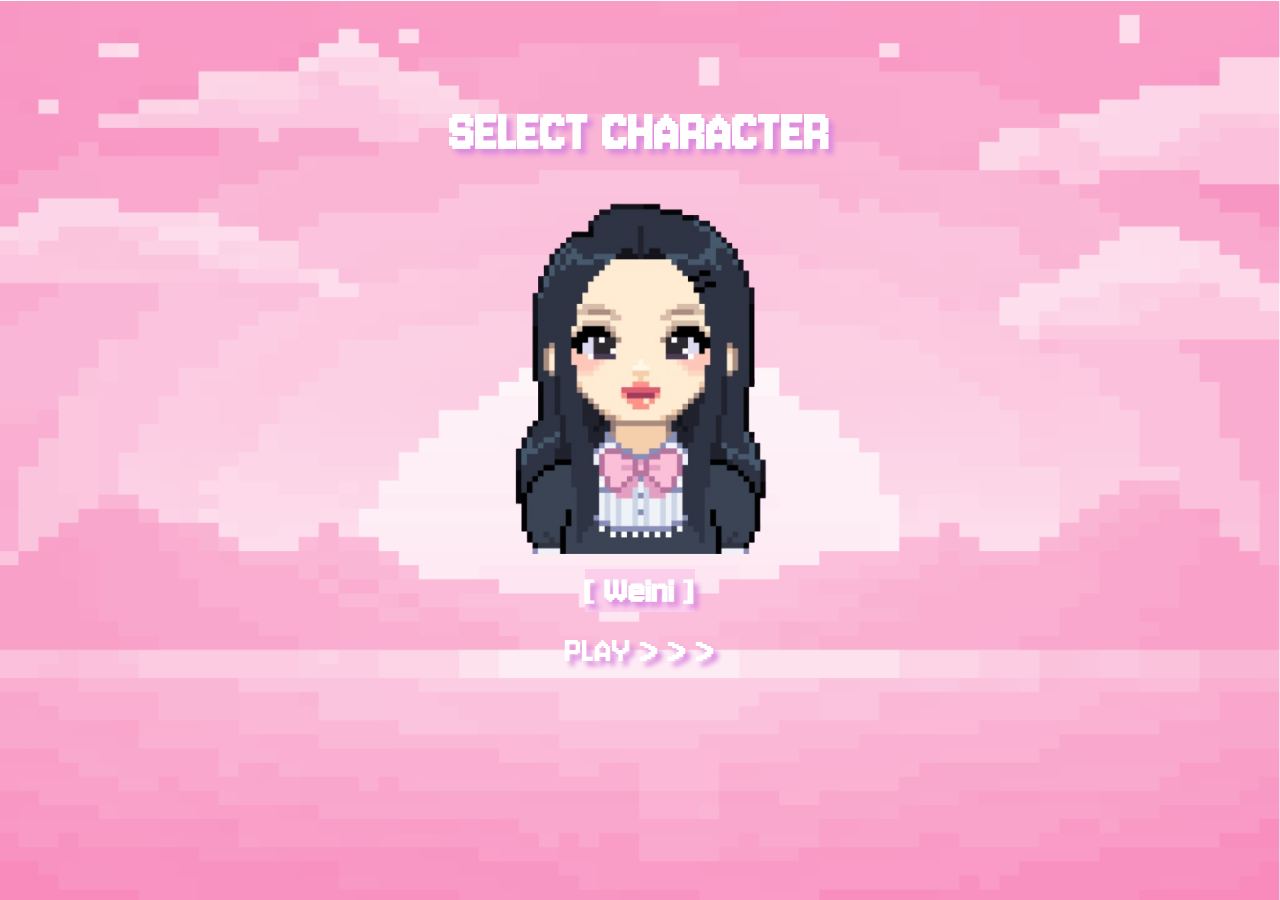
<file: docs/index.html>
<!DOCTYPE html>
<html lang="en">
<head>
    <meta charset="UTF-8">
    <meta name="viewport" content="width=device-width, initial-scale=1.0">
    <title>Choose your character</title>
    <style>
        @import url('https://fonts.googleapis.com/css2?family=Jersey+10&family=Rubik+Iso&family=Rubik+Puddles&display=swap');
        body{
            background-image: url(images/choose-bg.png);
            background-size: 100vw 100vh;
            background-repeat: no-repeat;
            
        }
        .choose{
            margin-top: 60px;
            text-align: center;
            align-items: center;
            display: flex;
            flex-direction: column;
            justify-content: center;
            font-family: "Jersey 10", sans-serif;
            font-size: 30px;
            color: #ffffff;
            text-shadow: 5px 5px 5px #DB8ADF;
        }

        .character{
            background-image: url(images/self-removebg.png);
            margin-top: -50px;
            background-repeat: no-repeat;
            background-size: contain;
            background-position: center;
            width: 100%;
            height: 400px;
            animation: 
                move-y 1s steps(2) infinite ;
        }

        @keyframes move-y {
            from { background-position-y: 0vh; }
            to { background-position-y: 1vh; }
        }

        #name{
            margin-top: 15px;
            background-color: #fbceeb;
            font-size: 40px;
        }
    
        .choose a{
            margin-top: -10px;
            font-size: 40px;
            text-decoration: none;
            color: #ffffff;
            text-shadow: 5px 5px 5px #DB8ADF;
        }
    </style>
</head>
<body>
    <section class="choose">
        <h1>SELECT CHARACTER</h1>
        <div class="character"></div>
        <h1 id="name">[ Weini ]</h1>
        <a href="character.html"> PLAY > > ></a>
    </section>
</body>
</html>
</file>
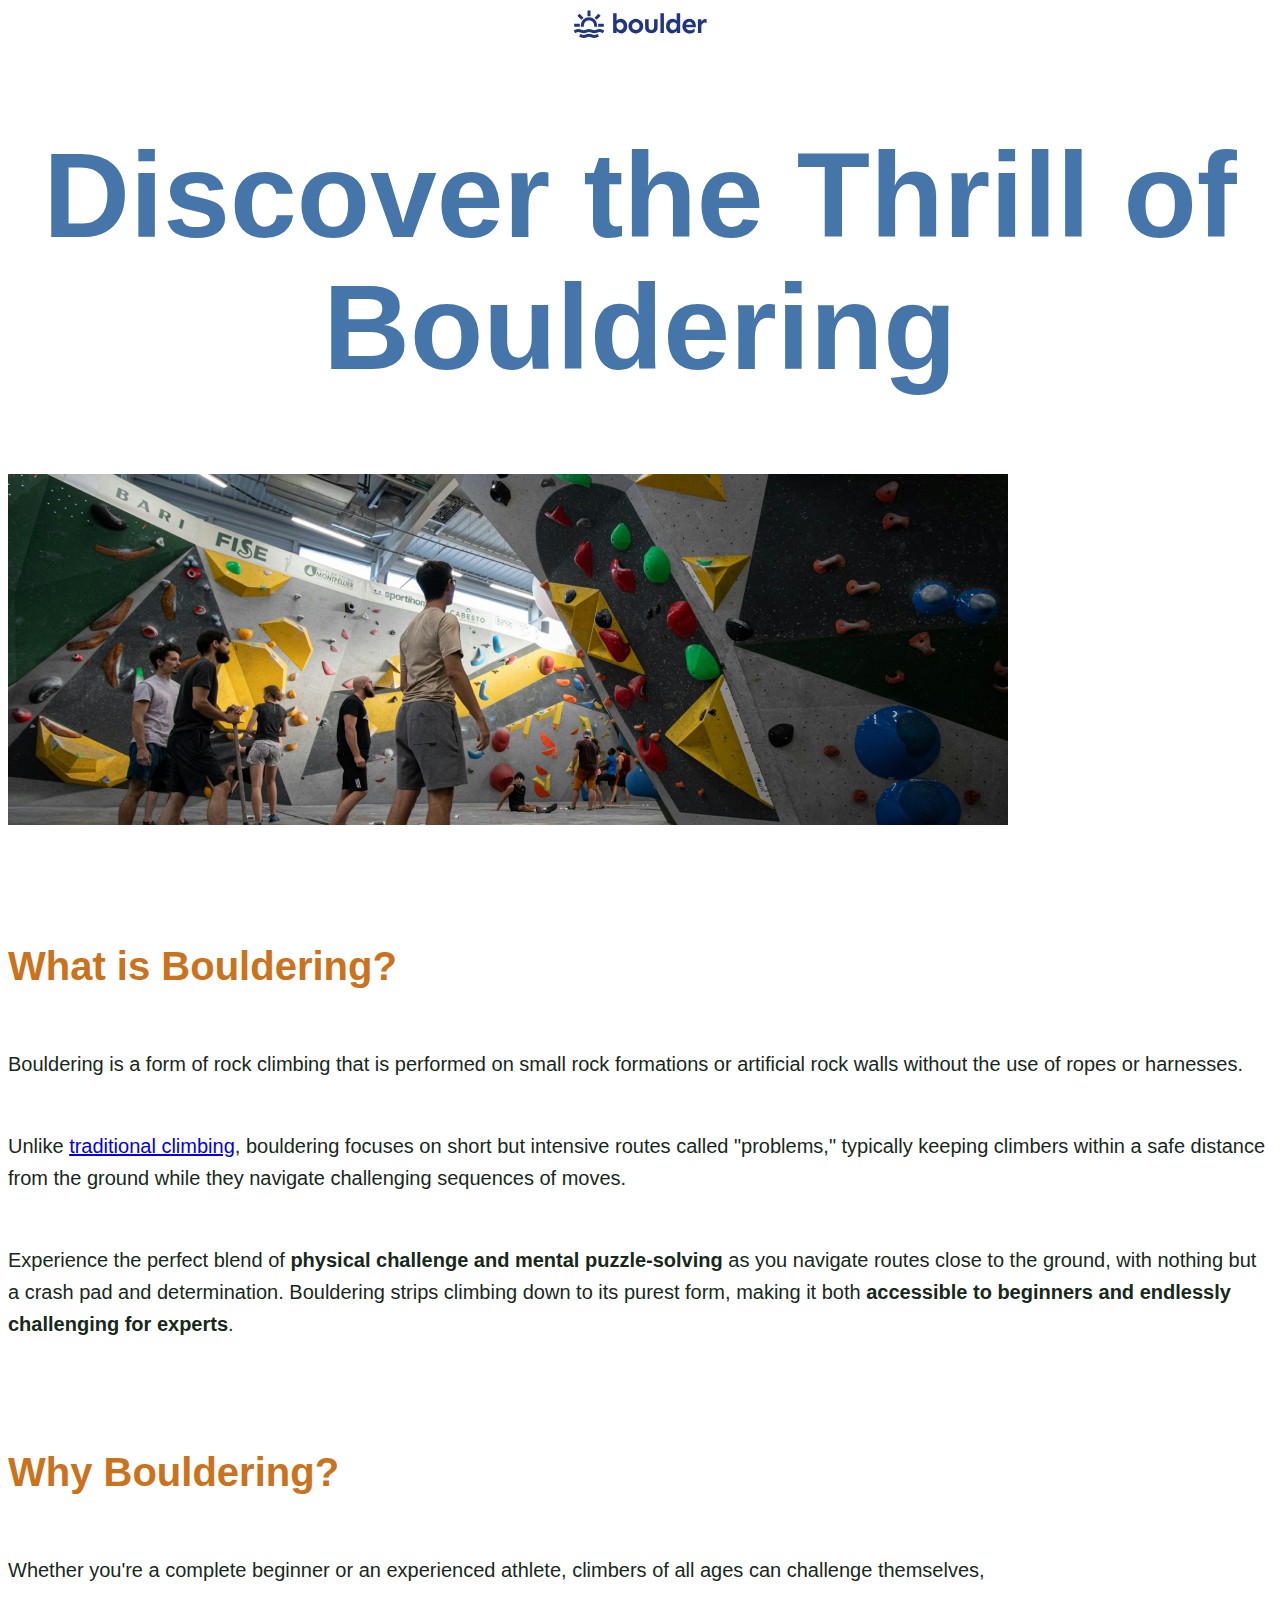
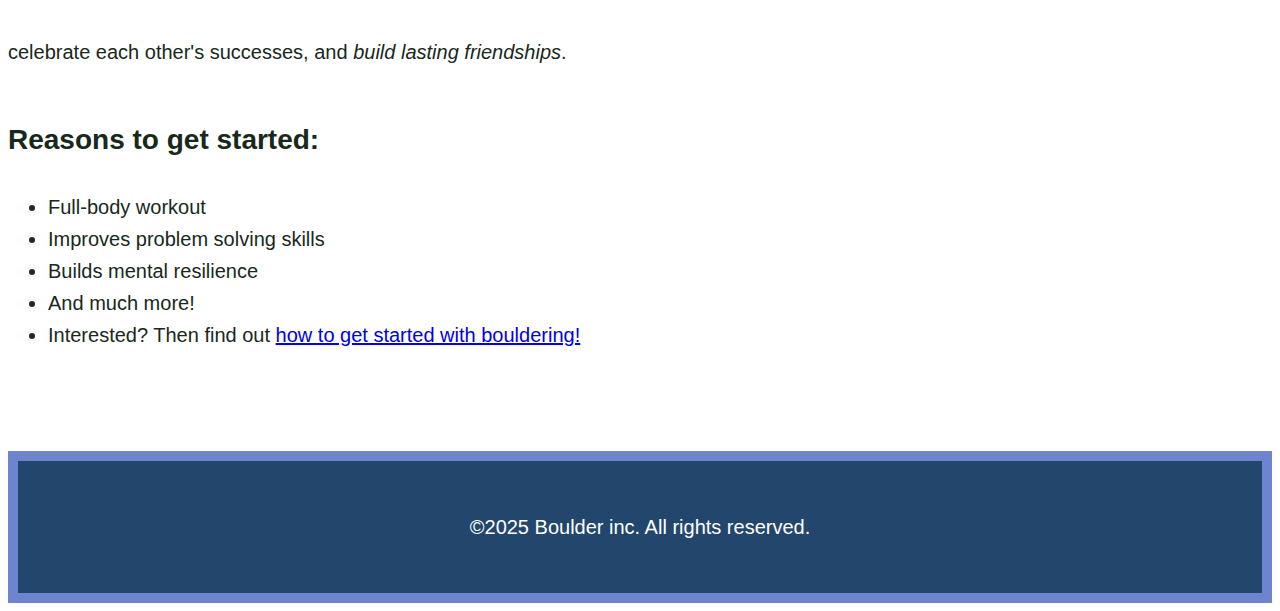
<file: tutorials/my-first-proj/index.html>
<!DOCTYPE html>
<html lang="en">
    <head>
        <meta charset="UTF-8">
        <meta name="viewport" content="width=device-width, initial-scale=1.0">
        <title>My first website!</title>
        <link rel="stylesheet" href="css/style.css">
    </head>
    <body>
        <header>
            <img src="images/logo.svg" alt="Boulder inc.">
        </header>

        <main>
            <h1>Discover the Thrill of Bouldering</h1>

            <img src="images/bouldering-gym.jpg" alt="An indoor bouldering gym, with a lot of people.">

            <section>
                <h2>What is Bouldering?</h2>
                <p>Bouldering is a form of rock climbing that is performed on small rock formations or artificial rock walls without the use of ropes or harnesses. </p>
                <p>Unlike <a href="https://en.wikipedia.org/wiki/Traditional_climbing"> traditional climbing</a>, bouldering focuses on short but intensive routes called "problems," typically keeping climbers within a safe distance from the ground while they navigate challenging sequences of moves.</p>
                <p>Experience the perfect blend of <strong>physical challenge and mental puzzle-solving</strong> as you navigate routes close to the ground, with nothing but a crash pad and determination. Bouldering strips climbing down to its purest form, making it both <strong> accessible to beginners and endlessly challenging for experts</strong>.</p>
            </section>

            <section>
                <h2>Why Bouldering?</h2>
                <p>Whether you're a complete beginner or an experienced athlete, climbers of all ages can challenge themselves, </p>
                <p>celebrate each other's successes, and <em>build lasting friendships</em>.</p>
                <h3>Reasons to get started:</h3>
                <ul>
                    <li>Full-body workout</li>
                    <li>Improves problem solving skills</li>
                    <li>Builds mental resilience</li>
                    <li>And much more!</li>
                    <li>Interested? Then find out <a href="getting-started.html">how  to get started with bouldering!</a> </li>
                </ul>
            </section>
        </main>

        <footer>
            <p>©2025 Boulder inc. All rights reserved.</p>
        </footer>

    </body>
</html>
</file>
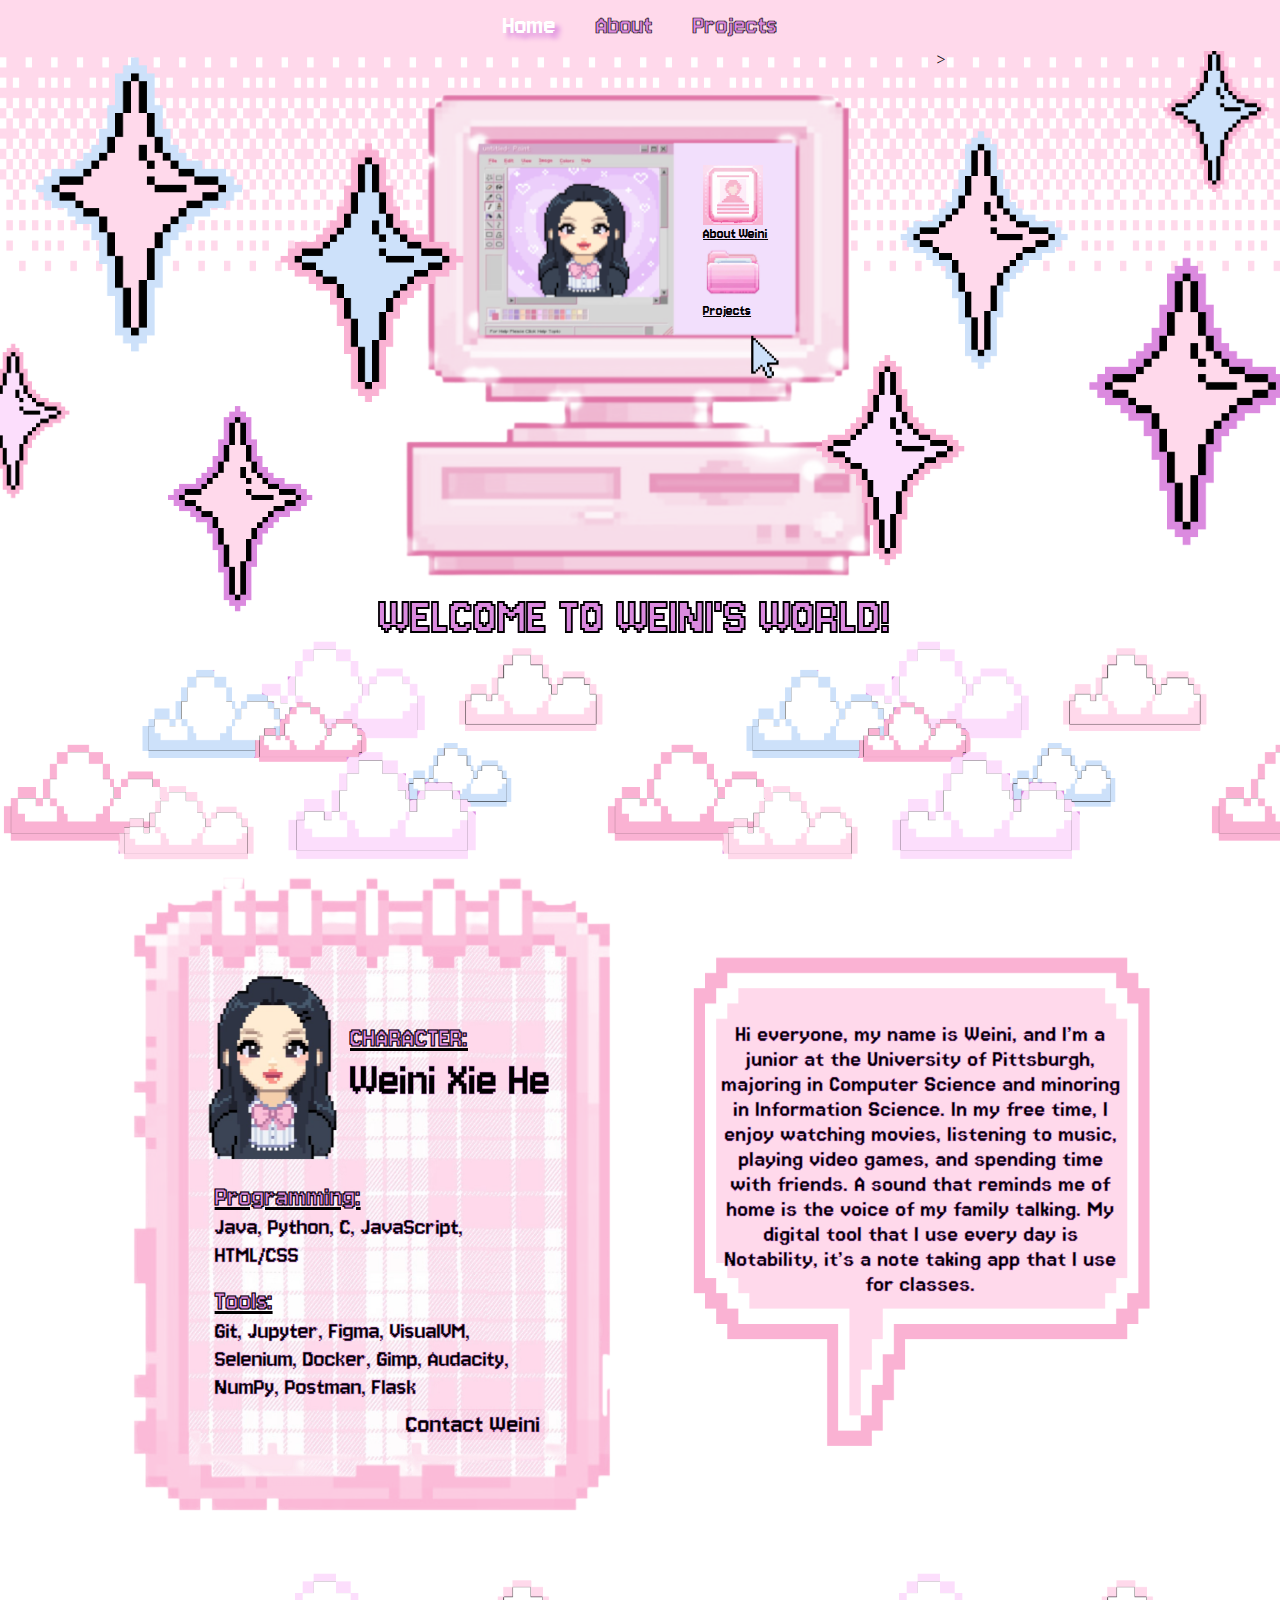
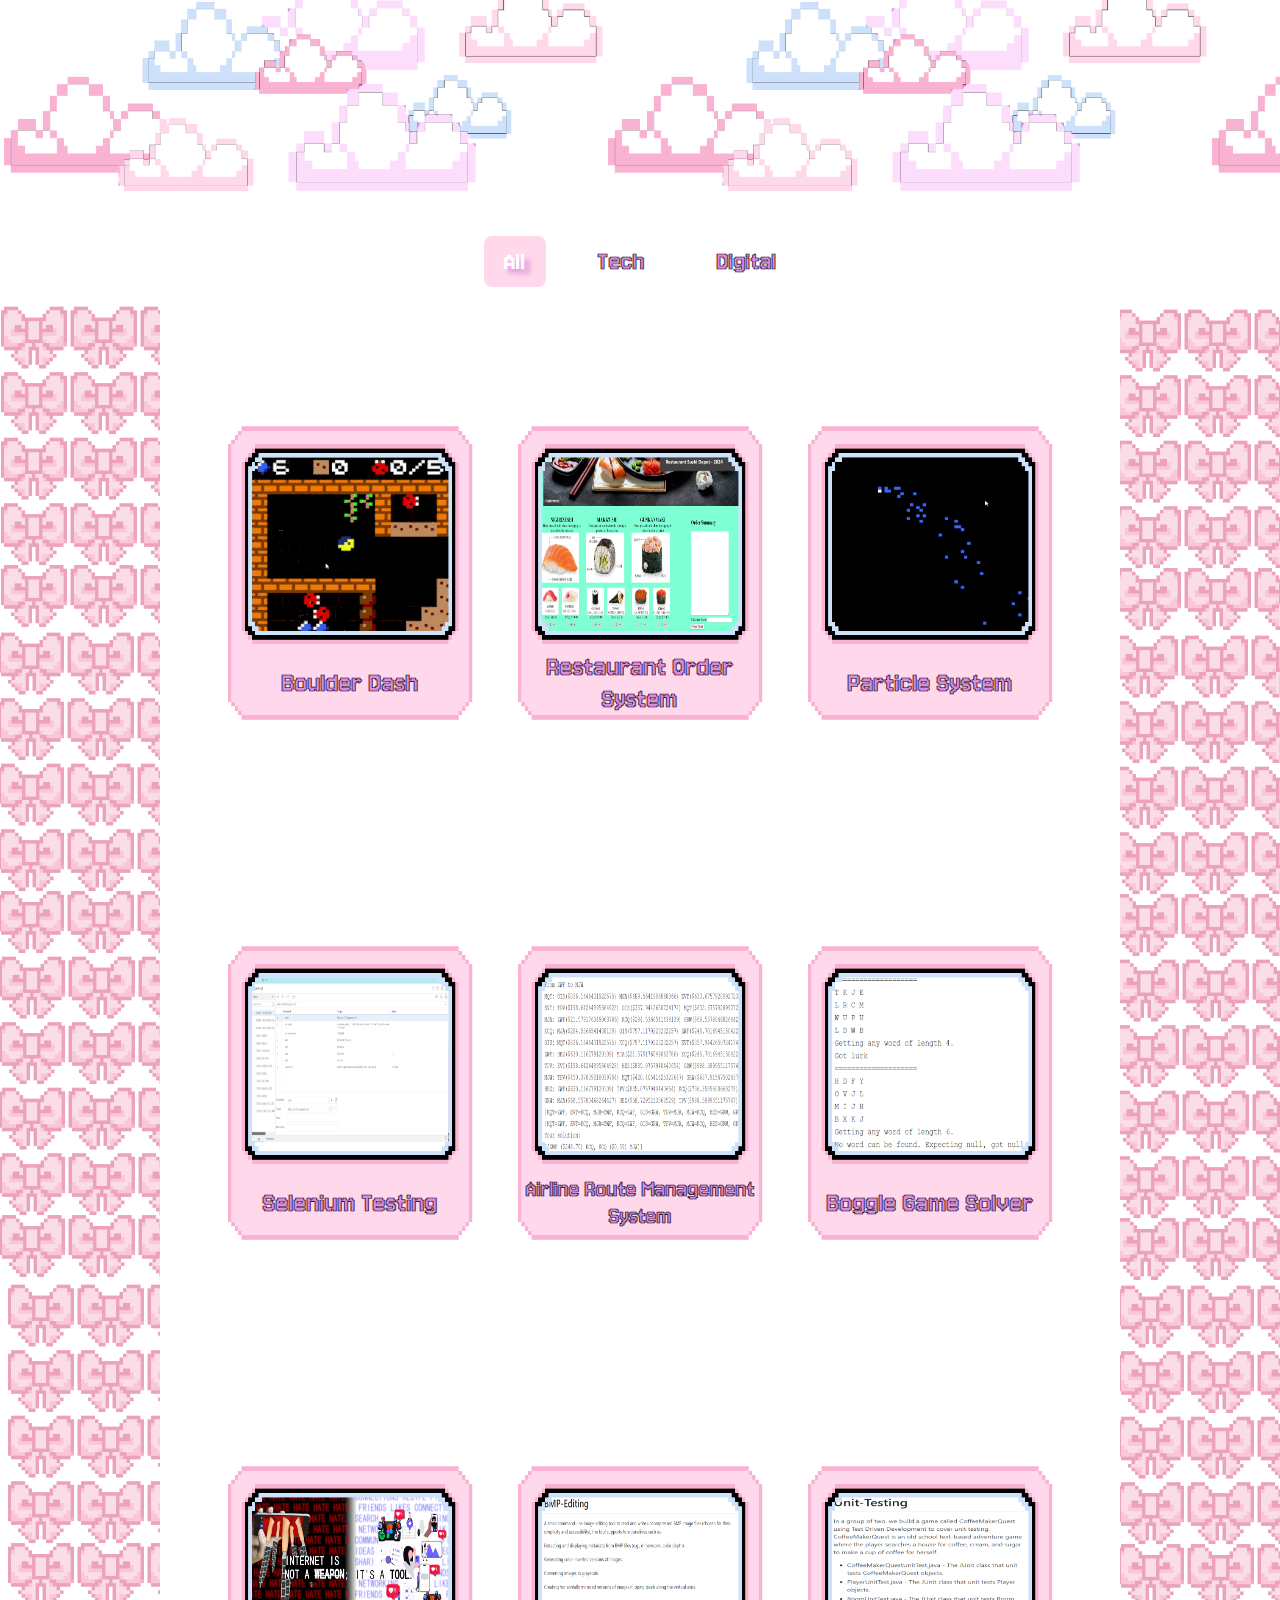
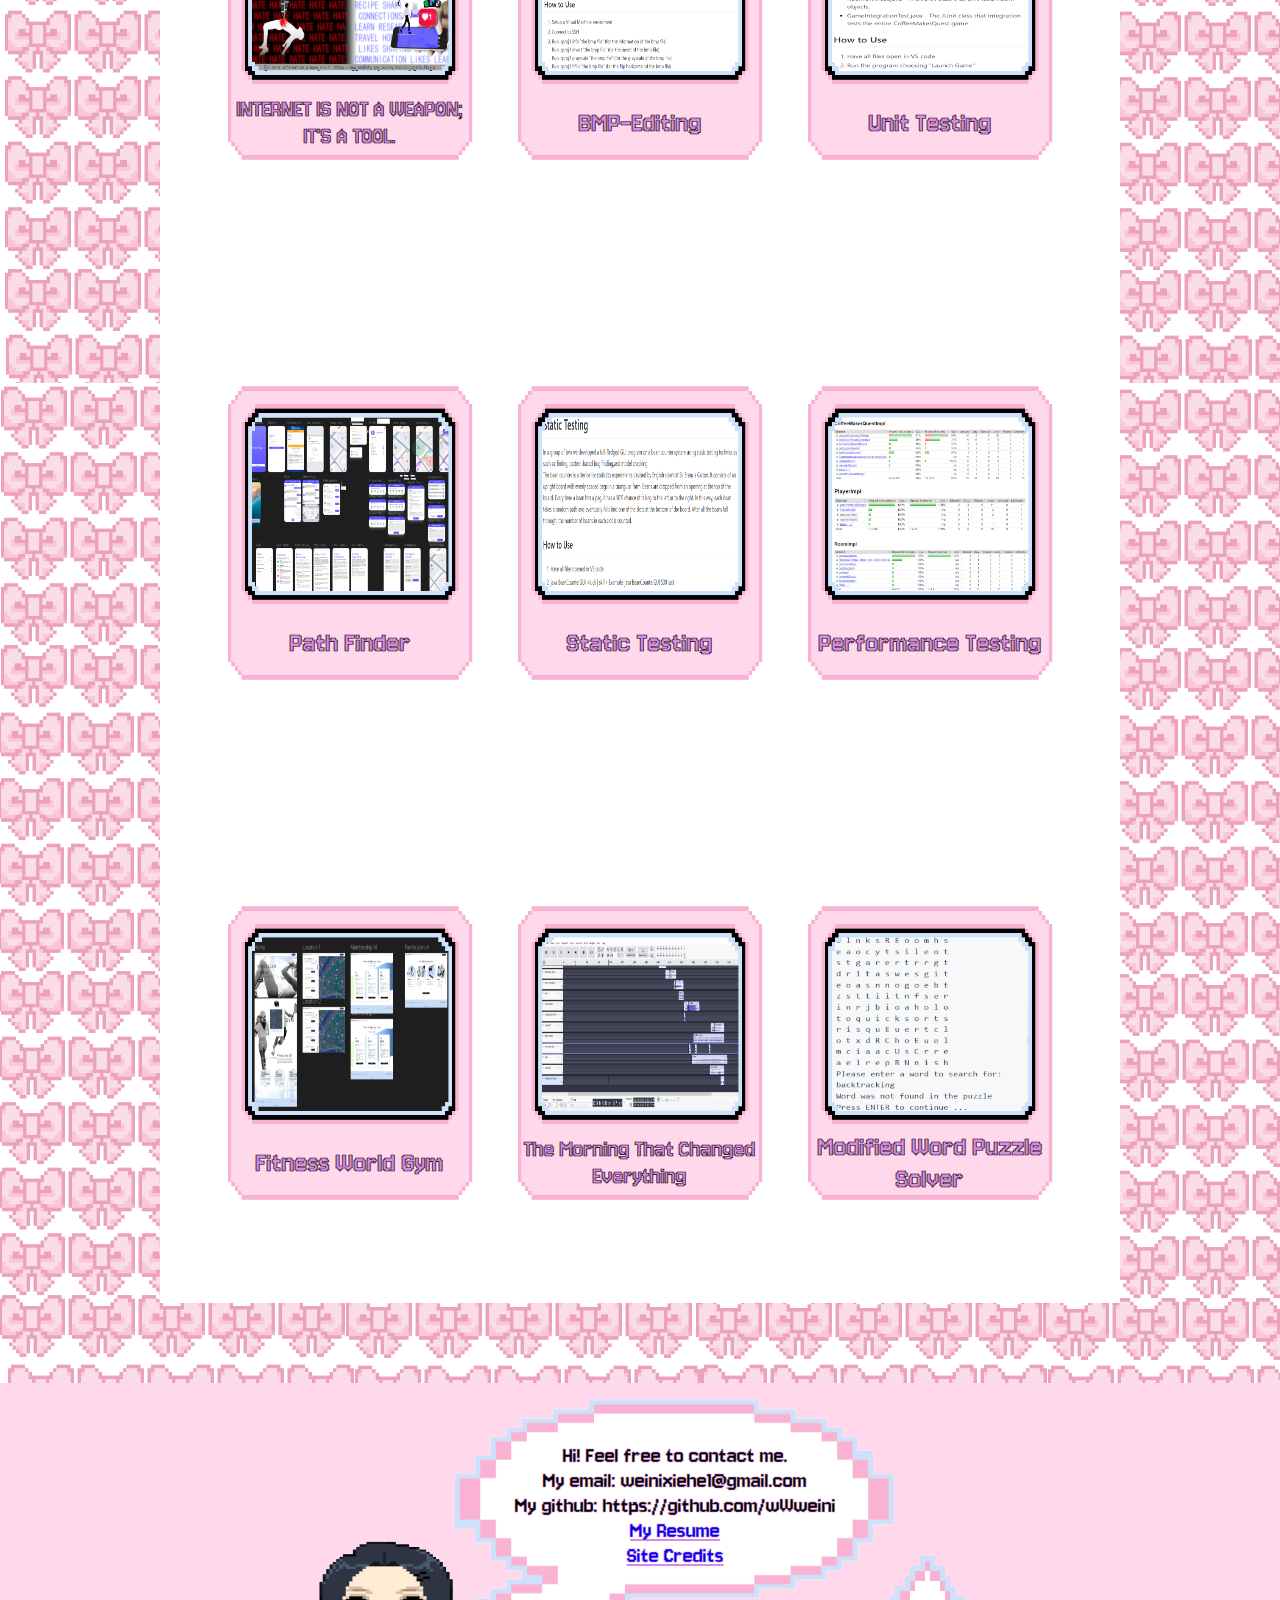
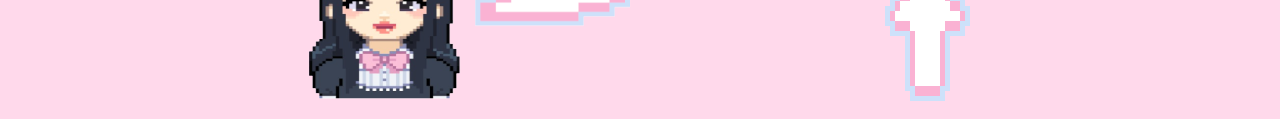
<file: docs/character.html>
<!DOCTYPE html>
<html lang="en">
<head>
    <meta charset="UTF-8">
    <meta name="viewport" content="width=device-width, initial-scale=1.0">
    <link rel="stylesheet" type="text/css" href="css/style.css">
    <title>Weini's Portfolio</title>
</head>
<body>

    <!--navigation bar with interactivity-->
    <nav class="main-nav" id="main-nav">
        <ul>
          <li ><a class="active" href="#home">Home</a></li>
          <li><a href="#about-content" >About</a></li>
          <li><a href="#project-section">Projects</a></li>
        </ul>
    </nav>
    
    <main>

        <!--home section-->
        <section class="home" id="home">
            <div class="sparkle" id="sparkle-1" aria-label="a moving sparkle decoration"></div>
            <div class="sparkle" id="sparkle-2" aria-label="a moving sparkle decoration"></div>
            <div class="sparkle" id="sparkle-3" aria-label="a moving sparkle decoration"></div>
            <div class="computer">
                <div class="computer-inside">
                    <img class="self" src="images/computer2.png" alt=" a pixel image of myself(black hair girl) inside of a pink computer">
                    <!--use ul to form two link to proj and about with images-->
                    <ul>
                        <li aria-label="click to navigate to about section "><a href="#about-content"><img src="images/an-personal-info-icon.png" alt="a pixel image of a pink portfolio icon">About Weini</a></li>
                        <li aria-label="click to navigate to projrct section "><a href="#cloud2" class="computer-proj"><img src="images/an-open-folder-icon.png" alt="a pixel image of a pink folder icon">Projects</a></li>
                    </ul>
                    <img class="mouse" src="images/mouse2.png" alt="a pixel image of a blue mouse icon with black border">
                </div>
                <div class="welcome">
                    <h1>WELCOME TO WEINI'S WORLD!</h1>
                </div>
            </div>
            <div class="sparkle" id="sparkle-4" aria-label="a moving sparkle decoration"></div>
            <div class="sparkle" id="sparkle-5" aria-label="a moving sparkle decoration"></div>
            <div class="sparkle" id="sparkle-6" aria-label="a moving sparkle decoration"></div>
            <div class="sparkle" id="sparkle-7" aria-label="a moving sparkle decoration"></div>
            <div class="sparkle" id="sparkle-8" aria-label="a moving sparkle decoration"></div>></div>
        </section>

        <div id="cloud" aria-label="moving background image of pixel clouds"></div>

        <!--about section-->
        <section class="about-content" id="about-content">
            <div class="notepad"> 
                <img class="notepad-img" src="images/notepad1.png" alt="a pixel image of a pink notepad with square stripped background">
                <ul>
                    <li><h2>CHARACTER:</h2></li>
                    <li>Weini Xie He</li>
                </ul>
                <section class="language">
                    <h2>Programming:</h2> Java, Python, C, JavaScript, HTML/CSS
                    <h2>Tools:</h2> Git, Jupyter, Figma, VisualVM, Selenium, Docker, Gimp, Audacity, NumPy, Postman, Flask
                </section>
                <!--add a link to contact section-->
                <div class="contact"><a href="#footer" >Contact Weini</a></div>
            </div>
            <div class="chat" aria-label="introduction">
                <p>Hi everyone, my name is Weini, and I’m a junior at the University of Pittsburgh, majoring in Computer Science and minoring in Information Science. In my free time, I enjoy watching movies, listening to music, playing video games, and spending time with friends. A sound that reminds me of home is the voice of my family talking. My digital tool that I use every day is Notability, it’s a note taking app that I use for classes. </p>
            </div>
        </section>

        <!--projects section start-->
        <div id="project-section"><div class="project-section" id="cloud2" aria-label="moving background image of pixel clouds"></div></div>

        <!--a project selection to filter different projects-->
        <div class="project-section" id="selection" aria-label="list to filter projects into all, tech or digital projects"> 
            <ul>
                <li class="active">All</li>
                <li>Tech</li>
                <li>Digital</li>
              </ul>
        </div>

        <!--add parent container to make the project-bg responsive-->
        <div class="parent" id="parent">
            <div class="project-bg"></div>
            <div class="container">
                <!--list all the projects-->
                <div class="projects">

                    <div class="project-tech">
                        <div class="face face1" id="p1" aria-label="picture of the Boulder-Dash project">     
                            <div class="content">
                                <p aria-label="project title">Boulder Dash</p>
                            </div>
                        </div>
                        <div class="face face2">
                            <div class="content">
                                <p  aria-label="project description">Designed and built a retro-style video game in MIPS assembly language, combining elements from Boulder Dash and Minecraft with unique, original mechanics.</p>
                                <a href="https://github.com/wWweini/Boulder-Dash" target="_blank" aria-label="link to more information about Boulder Dash">More</a>
                            </div>
                        </div>
                    </div>
        
                    <div class="project-tech" >
                        <div class="face face1" id="p2" aria-label="picture of the Restaurant Order System project">
                            <div class="content">
                                <p  aria-label="project title">Restaurant Order System</p>
                            </div>
                        </div>
                        <div class="face face2">
                            <div class="content">
                                <p  aria-label="project description">A website to let customer order and the kitchen see the order made using HTML5, CSS3, JavaScript, JSON, AJAJ, Python, Flask and, SQLAlchemy.</p>
                                <a href="https://github.com/wWweini/Restaurant-Order-System" target="_blank"  aria-label="link to more information about Restaurant Order System">More</a>
                            </div>
                        </div>
                    </div>
        
                    <div class="project-tech" >
                        <div class="face face1" id="p3" aria-label="picture of the Particle System project">
                            <div class="content">
                                <p  aria-label="project title">Particle System</p>
                            </div>
                        </div>
                        <div class="face face2">
                            <div class="content">
                                <p  aria-label="project description"> A computational technique used to model the behavior of numerous small entities, or "particles," which follow identical rules.</p>
                                <a href="https://github.com/wWweini/Particle-System" target="_blank"  aria-label="link to more information about Particle System">More</a>
                            </div>
                        </div>
                    </div>

                    <div class="project-tech" >
                        <div class="face face1" id="p4" aria-label="picture of the Selenium Testing project">
                            <div class="content">
                                <p  aria-label="project title">Selenium Testing</p>
                            </div>
                        </div>
                        <div class="face face2">
                            <div class="content">
                                <p  aria-label="project description">In a group of two we wrote a systems-level, automated black-box tests for a web app using the Selenium IDE.</p>
                                <a href="https://github.com/wWweini/Selenium-Testing" target="_blank"  aria-label="link to more information about Selenium Testing">More</a>
                            </div>
                        </div>
                    </div>

                    <div class="project-tech" >
                        <div class="face face1" id="p5" aria-label="picture of the Airline Route Management System project">
                            <div class="content">
                                <p  aria-label="project title">Airline Route Management System</p>
                            </div>
                        </div>
                        <div class="face face2">
                            <div class="content">
                                <p  aria-label="project description">Developed a Java-based backend system for airline route optimization using graph algorithms to handle complex travel queries and network analysis.</p>
                                <a href="https://github.com/wWweini/Airline-Route-Management-System" target="_blank"  aria-label="link to more information about Airline Route Management System">More</a>
                            </div>
                        </div>
                    </div>

                    <div class="project-tech" >
                        <div class="face face1" id="p6" aria-label="picture of the Boggle Game Solver project">
                            <div class="content">
                                <p  aria-label="project title">Boggle Game Solver</p>
                            </div>
                        </div>
                        <div class="face face2">
                            <div class="content">
                                <p  aria-label="project description">Developed a Boggle game solver to identify all valid words (3+ letters) on a 2D letter board, adhering to adjacency rules (horizontal, vertical, diagonal) and tile reuse constraints.</p>
                                <a href="https://github.com/wWweini/Boggle-game" target="_blank"  aria-label="link to more information about Boggle Game Solver"> More</a>
                            </div>
                        </div>
                    </div>

                    <div class="project-digital" >
                        <div class="face face1" id="p15" aria-label="picture of the INTERNET IS NOT A WEAPON; IT'S A TOOL project">
                            <div class="content">
                                <p  aria-label="project title">INTERNET IS NOT A WEAPON; IT'S A TOOL.</p>
                            </div>
                        </div>
                        <div class="face face2">
                            <div class="content">
                                <p  aria-label="project description">An visual digtal media project about cyber bullying. This project is to serve as a call to action and hope to encourage viewers to reflect on their own digital behavior.</p>
                                <a href="https://github.com/wex59/visual-argument-2025spring" target="_blank"  aria-label="link to more information about INTERNET IS NOT A WEAPON; IT'S A TOOL."> More</a>
                            </div>
                        </div>
                    </div>

                    <div class="project-tech" >
                        <div class="face face1" id="p8" aria-label="picture of the BMP-Editing project">
                            <div class="content">
                                <p  aria-label="project title">BMP-Editing</p>
                            </div>
                        </div>
                        <div class="face face2">
                            <div class="content">
                                <p  aria-label="project description">A small command-line image editing tool to read and write uncompressed BMP image files.</p>
                                <a href="https://github.com/wWweini/BMP-Editing" target="_blank"  aria-label="link to more information about BMP-Editing"> More</a>
                            </div>
                        </div>
                    </div>

                    <div class="project-tech" >
                        <div class="face face1" id="p9" aria-label="picture of the Unit Testing project">
                            <div class="content">
                                <p  aria-label="project title">Unit Testing</p>
                            </div>
                        </div>
                        <div class="face face2">
                            <div class="content">
                                <p  aria-label="project description">In a group of two, we build a game called CoffeeMakerQuest using Test Driven Development to cover unit testing.</p>
                                <a href="https://github.com/wWweini/Unit-Testing" target="_blank"  aria-label="link to more information about Unit Testing"> More</a>
                            </div>
                        </div>
                    </div>

                    <div class="project-digital" >
                        <div class="face face1" id="p12" aria-label="picture of the Path Finder project">
                            <div class="content">
                                <p  aria-label="project title">Path Finder</p>
                            </div>
                        </div>
                        <div class="face face2">
                            <div class="content">
                                <p  aria-label="project description">In a group of five people we design a navigation app using Figma</p>
                                <a href="https://www.figma.com/proto/GmW3woMdlBTo7T3B2XlBAY/INFSCI410-APP?node-id=565-2334&p=f&t=O8tRf83Gl5mSUM2T-0&scaling=scale-down&content-scaling=fixed&page-id=247%3A571&starting-point-node-id=565%3A2334&show-proto-sidebar=1" target="_blank"  aria-label="link to more information about Path Finder"> More</a>
                            </div>
                        </div>
                    </div>

                    <div class="project-tech" >
                        <div class="face face1" id="p11" aria-label="picture of the Static Testing project">
                            <div class="content">
                                <p  aria-label="project title">Static Testing</p>
                            </div>
                        </div>
                        <div class="face face2">
                            <div class="content">
                                <p  aria-label="project description">In a group of two we developed a full-fledged GUI program on a bean counter system using static testing techniques.</p>
                                <a href="https://github.com/wWweini/Static-Testing" target="_blank"  aria-label="link to more information about Static Testing"> More</a>
                            </div>
                        </div>
                    </div>

                    <div class="project-tech" >
                        <div class="face face1" id="p10" aria-label="picture of the Performance Testing project">
                            <div class="content">
                                <p  aria-label="project title">Performance Testing</p>
                            </div>
                        </div>
                        <div class="face face2">
                            <div class="content">
                                <p  aria-label="project description">In a group of two, we profiled a Conway's Game of Life simulation, and improve its performance by refactoring several methods using VisualVM.</p>
                                <a href="https://github.com/wWweini/Performance-Testing" target="_blank"  aria-label="link to more information about Performance Testing"> More</a>
                            </div>
                        </div>
                    </div>
                    <div class="project-digital" >
                        <div class="face face1" id="p13" aria-label="picture of the Fitness World Gym project">
                            <div class="content">
                                <p  aria-label="project title">Fitness World Gym</p>
                            </div>
                        </div>
                        <div class="face face2">
                            <div class="content">
                                <p  aria-label="project description">In a group of four people we design gym website using Figma.</p>
                                <a href="https://www.figma.com/proto/zW3YzX0cRGgKjaOX1RAnOY/INFSCI1420-Fitness-World-Gym?node-id=226-795&p=f&t=WetxiRvBymNKQesi-0&scaling=scale-down&content-scaling=fixed&page-id=181%3A795&starting-point-node-id=226%3A795" target="_blank"  aria-label="link to more information about Fitness World Gym"> More</a>
                            </div>
                        </div>
                    </div>

                    <div class="project-digital" >
                        <div class="face face1" id="p14" aria-label="picture of the The Morning That Changed Everything project">
                            <div class="content">
                                <p  aria-label="project title">The Morning That Changed Everything</p>
                            </div>
                        </div>
                        <div class="face face2">
                            <div class="content">
                                <p  aria-label="project description">An audio digtal media project about an ordinary morning that takes a terrifying turn.</p>
                                <a href="https://github.com/wex59/audio-narrative-2025spring" target="_blank"  aria-label="link to more information about The Morning That Changed Everything"> More</a>
                            </div>
                        </div>
                    </div>

                    <div class="project-tech" >
                        <div class="face face1" id="p7" aria-label="picture of the Modified Word Puzzle Solver project">
                            <div class="content">
                                <p  aria-label="project title">Modified Word Puzzle Solver</p>
                            </div>
                        </div>
                        <div class="face face2">
                            <div class="content">
                                <p  aria-label="project description">Designed and implemented an abstract data type (ADT) to solve a modified 2D word search puzzle with wrap-around grid edges and 8-directional word traversal.</p>
                                <a href="https://github.com/wWweini/Modified-Word-Puzzle" target="_blank"  aria-label="link to more information about Modified Word Puzzle Solver"> More</a>
                            </div>
                        </div>
                    </div>
                
                </div>
            </div>
        </div>

        <!--footer section with contact info-->
        <footer id="footer">
            <div class="footer-inside">
            <div class="footer-img"></div>
            <div class="contact-info"  aria-label="contact information">
                <p>Hi! Feel free to contact me.</p>
                <p>My email: weinixiehe1@gmail.com</p>
                <p>My github: https://github.com/wWweini</p>
                <p><a href="images/WeiniXieHe_resume.pdf" target="_blank">My Resume</a></p>
                <p><a href="https://github.com/wex59/webs2025spring/blob/main/assets.md">Site Credits</a></p>
            </div>

            <!--add a up icon to help scroll to home section-->
            <div class="up-img"><a href="#home"><img src="images/up.png" alt="a white pointing up sign icon with pink and blue border"></a></div>
            </div>
        </footer>

    </main>
   <script src="js/projects.js"></script>
</body>
</html>
</file>
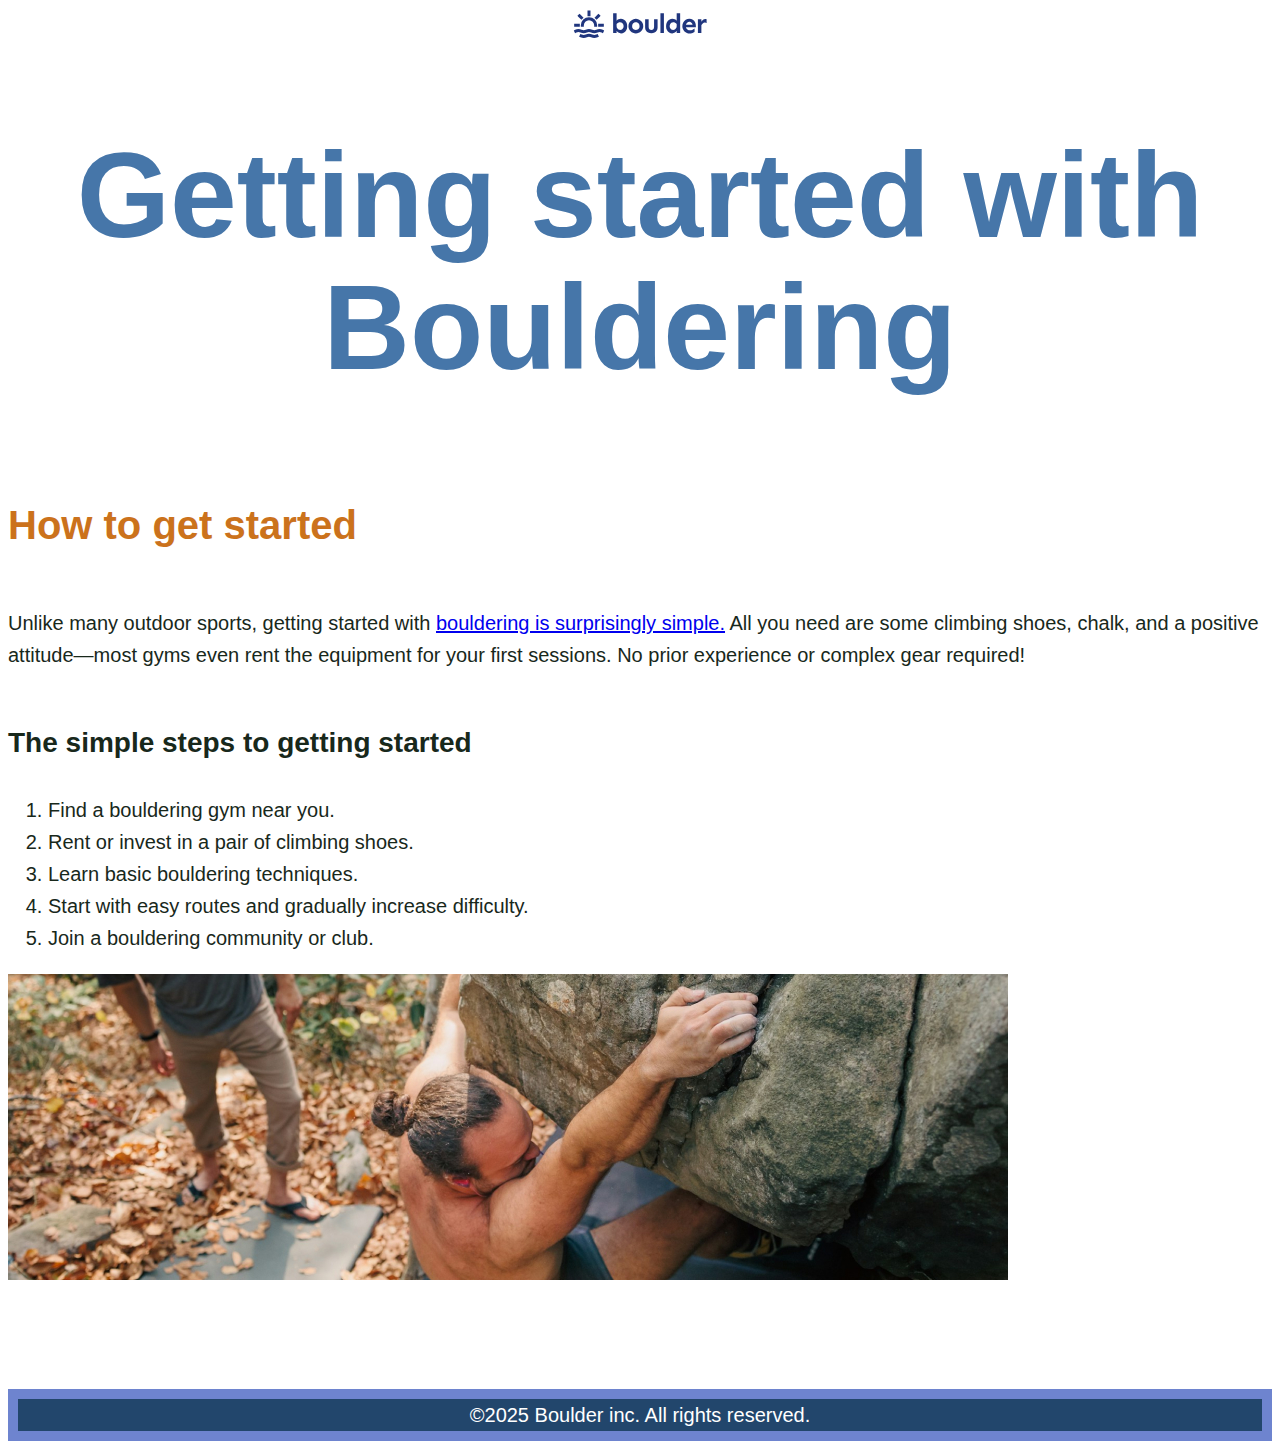
<file: tutorials/my-first-proj/getting-started.html>
<!DOCTYPE html>
<html lang="en">
    <head>
        <meta charset="UTF-8">
        <meta name="viewport" content="width=device-width, initial-scale=1.0">
        <title>Bouldering!</title>
        <link rel="stylesheet" href="css/style.css">
    </head>
    <body>
        <header>
            <img src="images/logo.svg" alt="Boulder inc.">
        </header>

        <main>
            <h1>Getting started with Bouldering</h1>
            
            <section>
                <h2>How to get started</h2>
                <p>Unlike many outdoor sports, getting started with <a href="index.html">bouldering is surprisingly simple.</a> All you need are some climbing shoes, chalk, and a positive attitude—most gyms even rent the equipment for your first sessions. No prior experience or complex gear required! </p>

                <h3>The simple steps to getting started</h3>
                <ol>
                    <li>Find a bouldering gym near you.</li>
                    <li>Rent or invest in a pair of climbing shoes.</li>
                    <li>Learn basic bouldering techniques.</li>
                    <li>Start with easy routes and gradually increase difficulty.</li>
                    <li>Join a bouldering community or club.</li>
                </ol>

                <img src="images/getting-started-outdoors.jpg" alt="An overhead angle of a shirtless man climbing a boulder outdoors.">

            </section>
        </main>
        
        <footer>
            ©2025 Boulder inc. All rights reserved.
        </footer>
    </body>
</html>
</file>
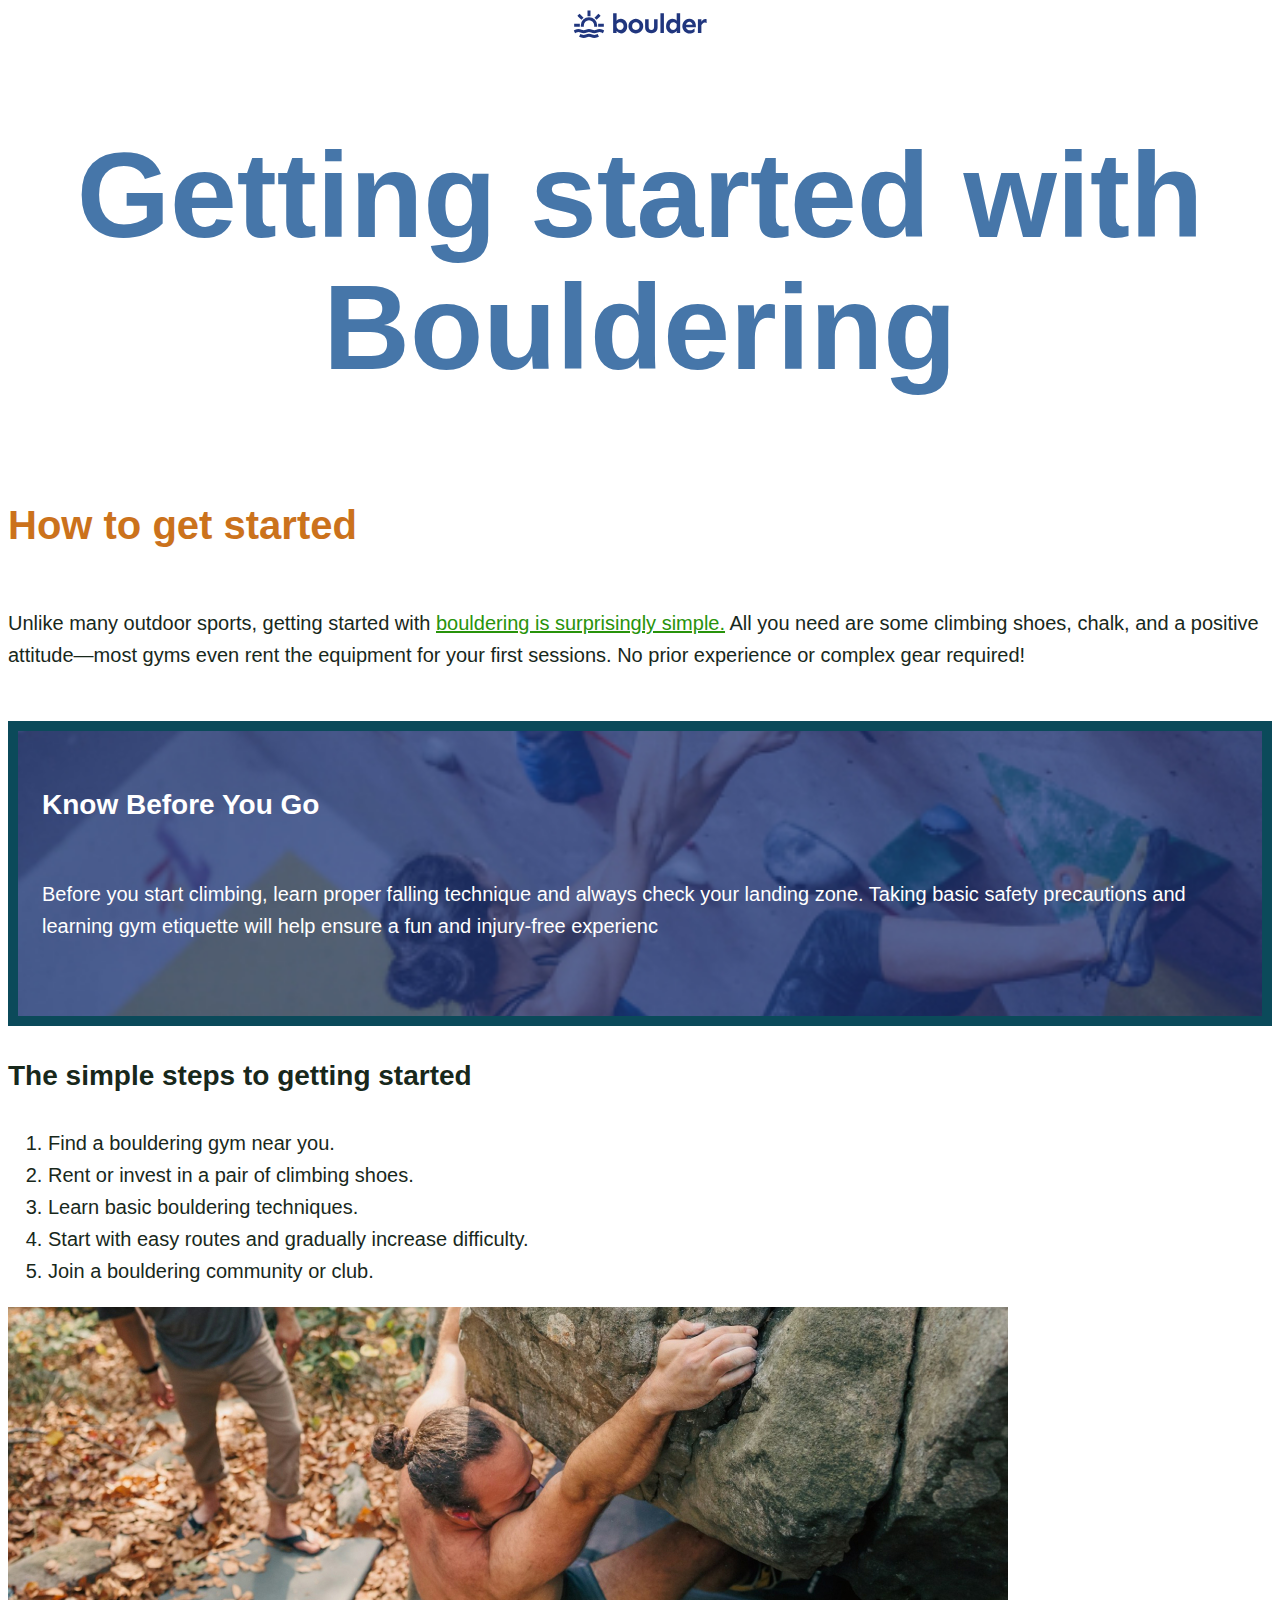
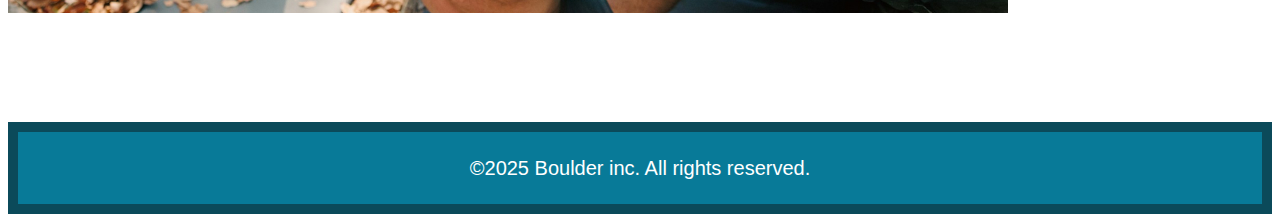
<file: tutorials/my-first-proj/getting-started2.html>
<!DOCTYPE html>
<html lang="en">
    <head>
        <meta charset="UTF-8">
        <meta name="viewport" content="width=device-width, initial-scale=1.0">
        <title>Bouldering!</title>
        <link rel="stylesheet" href="css/style2.css">
    </head>
    <body>
        <header>
            <img src="images/logo.svg" alt="Boulder inc.">
        </header>

        <main>
            <h1>Getting started with Bouldering</h1>
            
            <section>
                <h2>How to get started</h2>
                <p>Unlike many outdoor sports, getting started with <a href="index2.html">bouldering is surprisingly simple.</a> All you need are some climbing shoes, chalk, and a positive attitude—most gyms even rent the equipment for your first sessions. No prior experience or complex gear required! </p>

                <div class="climber-bg">
                    <h3>Know Before You Go</h3>
                    <p>Before you start climbing, learn proper falling technique and always check your landing zone. Taking basic safety precautions and learning gym etiquette will help ensure a fun and injury-free experienc</p>
                </div>

                <h3>The simple steps to getting started</h3>
                <ol>
                    <li>Find a bouldering gym near you.</li>
                    <li>Rent or invest in a pair of climbing shoes.</li>
                    <li>Learn basic bouldering techniques.</li>
                    <li>Start with easy routes and gradually increase difficulty.</li>
                    <li>Join a bouldering community or club.</li>
                </ol>

                <img src="images/getting-started-outdoors.jpg" alt="An overhead angle of a shirtless man climbing a boulder outdoors.">

            </section>
        </main>
        
        <footer>
            ©2025 Boulder inc. All rights reserved.
        </footer>
    </body>
</html>
</file>
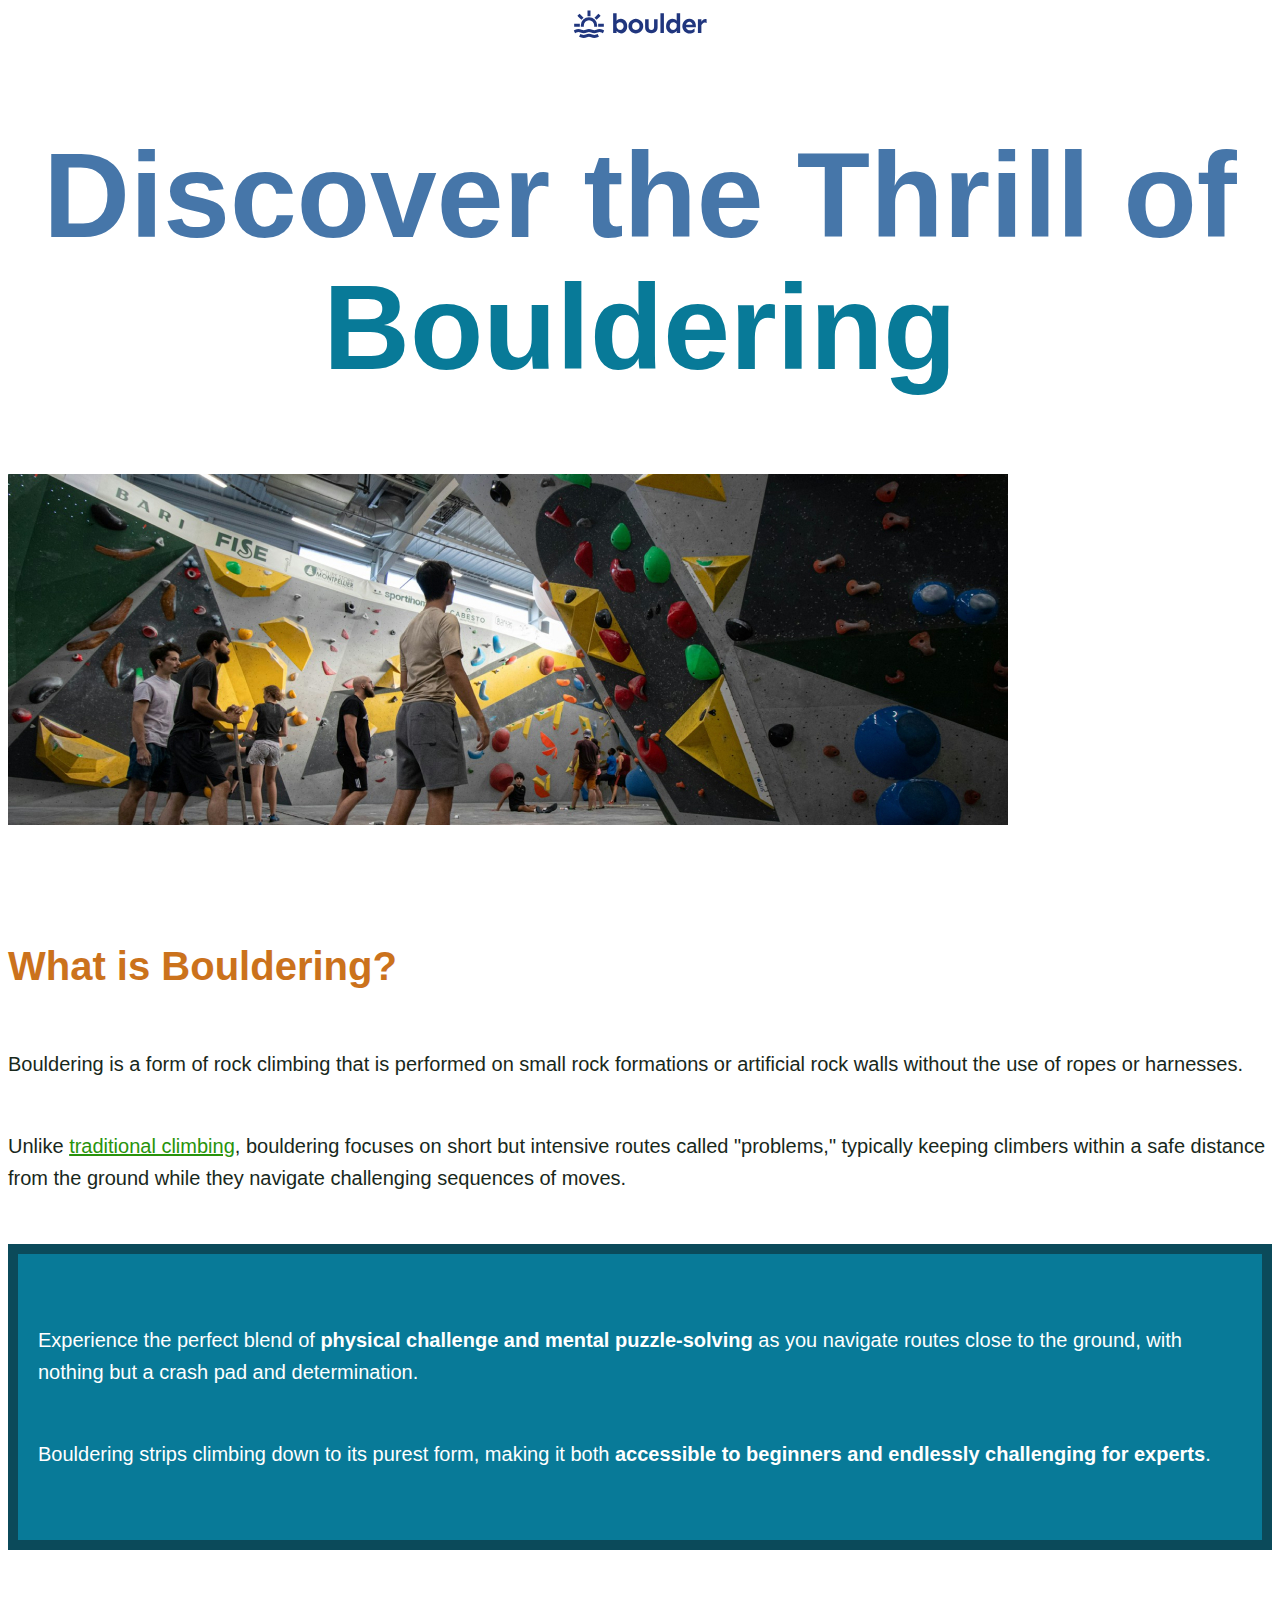
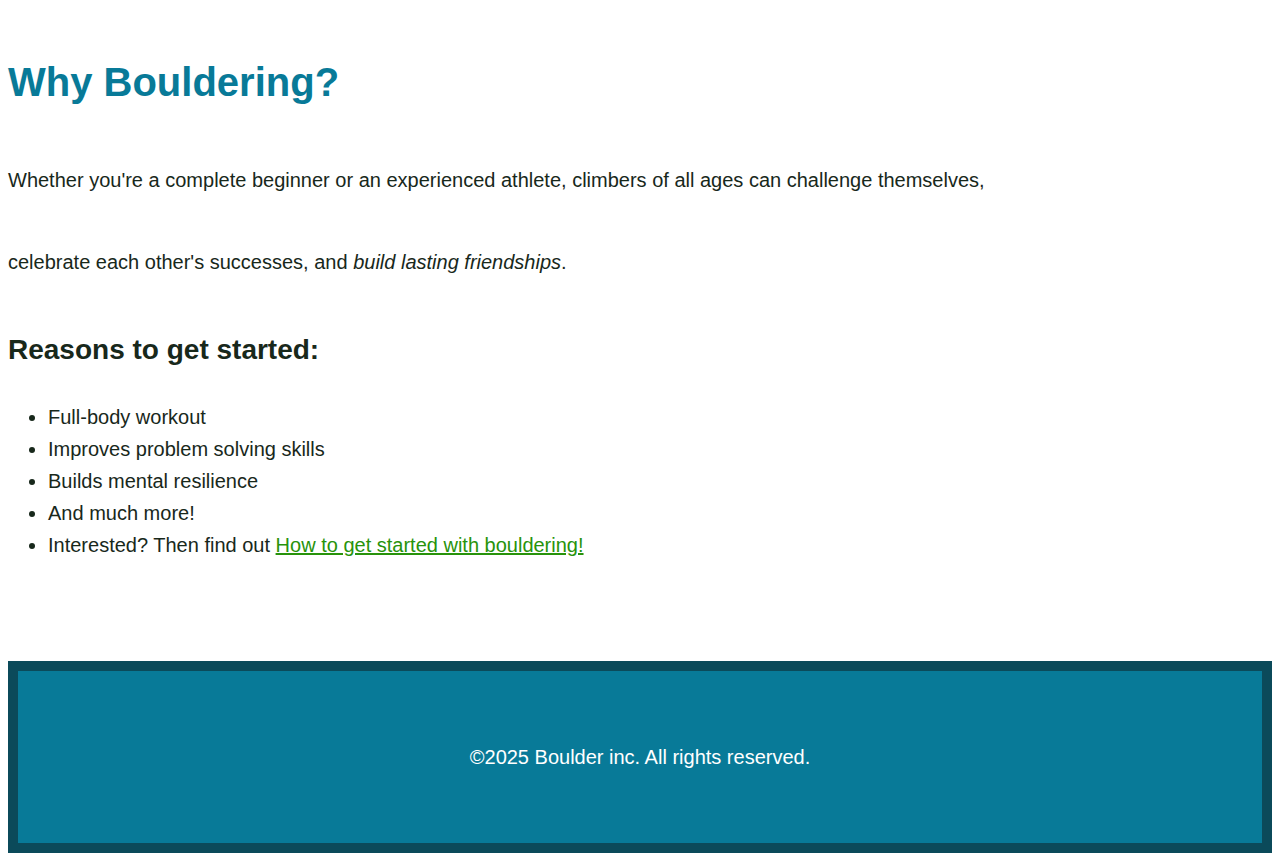
<file: tutorials/my-first-proj/index2.html>
<!DOCTYPE html>
<html lang="en">
    <head>
        <meta charset="UTF-8">
        <meta name="viewport" content="width=device-width, initial-scale=1.0">
        <title>My first website!</title>
        <link rel="stylesheet" href="css/style2.css">
    </head>
    <body>
        <header>
            <img src="images/logo.svg" alt="Boulder inc.">
        </header>

        <main>
            <h1>Discover the Thrill of <span class="teal-text">Bouldering</span></h1>

            <img src="images/bouldering-gym.jpg" alt="An indoor bouldering gym, with a lot of people.">

            <section>
                <h2>What is Bouldering?</h2>
                <p class="accent">Bouldering is a form of rock climbing that is performed on small rock formations or artificial rock walls without the use of ropes or harnesses. </p>
                <p>Unlike <a href="https://en.wikipedia.org/wiki/Traditional_climbing"> traditional climbing</a>, bouldering focuses on short but intensive routes called "problems," typically keeping climbers within a safe distance from the ground while they navigate challenging sequences of moves.</p>
                <div class="teal-bg">
                    <p>Experience the perfect blend of <strong>physical challenge and mental puzzle-solving</strong> as you navigate routes close to the ground, with nothing but a crash pad and determination.</p>
                    <p>Bouldering strips climbing down to its purest form, making it both <strong> accessible to beginners and endlessly challenging for experts</strong>.</p>
                </div>
            </section>

            <section>
                <h2><span class="teal-text">Why Bouldering?</span></h2>
                <p id="first-paragraph">Whether you're a complete beginner or an experienced athlete, climbers of all ages can challenge themselves, </p>
                <p>celebrate each other's successes, and <em>build lasting friendships</em>.</p>
                <h3>Reasons to get started:</h3>
                <ul>
                    <li>Full-body workout</li>
                    <li>Improves problem solving skills</li>
                    <li>Builds mental resilience</li>
                    <li>And much more!</li>
                    <li>Interested? Then find out <a href="getting-started2.html">How to get started with bouldering!</a> </li>
                </ul>
            </section>
        </main>

        <footer>
            <p>©2025 Boulder inc. All rights reserved.</p>
        </footer>

    </body>
</html>
</file>
<file: tutorials/my-first-proj/css/style.css>
body{
    font-family: sans-serif;
    font-size: 1.25rem;
    color: #18281b;
    line-height: 1.6;
}

header{
    text-align: center;
}

h1 {
    color: #4676a9;
    text-align: center;
    font-size: 7.5rem;
    line-height: 1.1;
}

h2{
    color: #cb721c;
    font-size: 2.5rem;
}

h3{
    font-size: 1.75rem;
}

p{
   margin-block: 50px;

}

section{
    margin-block: 100px;
}

footer{
    text-align: center;
    background-color: #22466c;
    color: white;
    border-width: 10px;
    border-style: solid;
    border-color: #6E84CF;
}
</file>
<file: docs/css/style.css>
@import url('https://fonts.googleapis.com/css2?family=Jersey+10&family=Rubik+Iso&family=Rubik+Puddles&display=swap');
@import url('https://fonts.googleapis.com/css2?family=Jersey+15&family=Rubik+Iso&family=Rubik+Puddles&display=swap');


body{
    background-image: url(../images/nav-bg.png);
    background-size: 100vw 40vh;
    background-repeat: no-repeat;
    margin: 0px;
    position: relative;
    min-height: 100vh;
}
html {
    scroll-behavior: smooth;
}

/***** Main nav styling *****/

.main-nav{
    position: sticky;
    z-index: 3;
    top: 0;
    background-color: #FFD9EB;
}

/* main navigation and projects selection have same style */
.main-nav a, #selection li, .face.face1 {
    color: #DB8ADF;
    -webkit-text-stroke: 0.7px black;
    font-family: "Jersey 10", sans-serif;
    font-size: 28px;
    font-style: normal;
}
.main-nav ul, #selection ul{
    list-style-type: none;
    display: flex;
    justify-content: center; /* centers the navigation items */
    padding: 0;
    margin: 0 auto; /* center the ul */
    
}
.main-nav li a, #selection li{
    display: flex;
    padding: 10px 20px;    
    text-decoration: none;
}

/* add hover effects */
.main-nav .active, .main-nav a:hover, .main-nav a:focus   {
    color: #ffffff;
    -webkit-text-stroke: #ffffff;      
    text-shadow: 5px 5px 5px #DB8ADF;    
    
}

/*home section styling*/
.home{
    display: flex;
    position: relative;
    justify-content: center;
    overflow: hidden;
}
.self {
    width: 29.3rem;
    height: 30.6rem;
    
}
.computer{
    margin: 40px;
    display: flex;
    flex-direction: column;
    align-items: center;
}
/*move the link to the desire place and style them*/
.computer ul {
    margin-top: -420px;
    margin-left: 262px;
    list-style-type: none;
    width: 5rem;

}
.computer ul li a {
    display: flex;
    flex-direction: column;
    font-family: "Jersey 10", sans-serif;
    color: black;
}
.computer ul li img{
    height: 3.75rem;
    width: 3.75rem;
}
.mouse{
    margin-left: 350px;
    height: 2.75rem;
    width: 1.75rem;
    /*use the sparkle kyframe but slower to indicate diferences*/
    animation:
        sparkle-move-y 2s steps(3) infinite;
}

/*sparkle decoration for the home section*/
.sparkle{
    background-size: contain;
    background-repeat: no-repeat;
    position: absolute;
    animation:
        sparkle-move-y 1s steps(2) infinite;
}
#sparkle-1{
    background-image: url(../images/sparkle7.png);
    width: 150px;
    height: 250px;
    margin-top: 350px;
    margin-right: 800px;
    animation:
        sparkle-move-y 1s steps(2) infinite;
}

#sparkle-2{
    background-image: url(../images/sparkle12.png);
    width: 190px;
    height: 290px;
    margin-top: 90px;
    margin-right: 540px;
}

#sparkle-3{
    background-image: url(../images/sparkle6.png);
    width: 210px;
    height: 310px;
    margin-top: 0px;
    margin-right: 1000px;
}

#sparkle-4{
    background-image: url(../images/sparkle10.png);
    width: 150px;
    height: 250px;
    margin-top: 300px;
    margin-left: 500px;
}

#sparkle-5{
    background-image: url(../images/sparkle6.png);
    width: 170px;
    height: 270px;
    margin-top: 75px;
    margin-left: 690px;
}

#sparkle-6{
    background-image: url(../images/sparkle7.png);
    width: 210px;
    height: 310px;
    margin-top: 200px;
    margin-left: 1100px;
}

#sparkle-7{
    background-image: url(../images/sparkle10.png);
    width: 110px;
    height: 210px;
    margin-top: 290px;
    margin-right: 1250px;
}

#sparkle-8{
    background-image: url(../images/sparkle12.png);
    width: 110px;
    height: 210px;
    margin-top: -10px;
    margin-left: 1150px;
}
/*keyframe for sparkle*/
@keyframes sparkle-move-y {
    from { transform: translateY(0); }
    to { transform: translateY(-20px); }
}

/*welcome heading styling*/
.welcome h1{
    margin-top: 200px;
    font-family: "Jersey 10", sans-serif;
    font-size: 55px;
    text-align: center;
    padding: 5px;
    color: #DB8ADF;
    -webkit-text-stroke: 0.1px black;
   
}

/*cloud decoration styling*/
#cloud, #cloud2 {
    background-image: url(../images/cloud.png);
    background-repeat: repeat;
    background-size: contain;
    position: absolute;
    margin-top: -130px;
    width: 100%;
    height: 340px;
    animation: 
        move-x 15s steps(50)  infinite,
        move-y 1s steps(2) infinite ;
    z-index: -1;  /* send behind other content */
}
/*cloud keyframes*/
@keyframes move-x {
    from { background-position-x:-100vw; }
    to { background-position-x: 0vw; }
}
@keyframes move-y {
    from { background-position-y: 50%; }
    to { background-position-y: 55%; }
}

/*about section styling*/
.about-content{
    display: flex;
    margin-top: 9rem;
    flex-direction: row;
    justify-content: center;
    margin-bottom: 13rem;
    
}

/*notepad styling*/
/*put together to have same font styling*/
.notepad, .contact a, .contact-info{
    margin-right: 4rem;
    width: 31rem;
    font-family: "Jersey 10", sans-serif;
    color: black;
    -webkit-text-stroke: 0.4px #DB8ADF;
}
.notepad-img{
    align-items: center;
    width: 495px;
    height: 650px;
}
.notepad ul{
    list-style: none;
    margin-top: -520px;
    margin-left: 185px;
    font-size: 50px;
    
}

/*specific words have different styling*/
h2{
    font-size: 30px; 
    color: #DB8ADF;
    -webkit-text-stroke: 0.1px black;
    text-decoration: underline;
    margin-bottom: 0;
    margin-top: 1rem;
}
.language{
    font-size: 26px; 
    margin: 4.6rem 5.6rem 0.5rem 5.6rem;
}



/*contact button styling*/
.contact a{
    margin: 0;
    text-decoration: none;
}
.contact{
    margin-left: 17rem;
    width: 9.5rem;
    font-size: 28px; 
    text-align: center;
    background-color: #FAB2D3;
    border-radius: 0.5rem;
    animation: pulse 1s linear infinite both;
}
/*contact button keyframes*/
@keyframes pulse {
    0% {
      transform: scale(1);
    }
    25% {
      transform: scale(0.9);
    }
    50% {
      transform: scale(1);
    }
    75% {
      transform: scale(1.1);
    }
    100% {
      transform: scale(1);
    }
  }
  
/*chat styling*/
.chat{
    margin-top: 5rem;
    background-image: url(../images/chat2.png);
    width: 470px;
    height: 500px;
    background-repeat: no-repeat;
    background-position: center;
    background-size: 100% 100%;
}
/*put the introduction to the desire place*/
.chat p{
    text-align: center;
    font-family: "Jersey 15", sans-serif;
    font-size: 1.56rem;
    padding: 1.87rem;
    margin-top: 2.5rem;
    color: black;
    -webkit-text-stroke: 0.4px #DB8ADF;
}

/*project slection filter styling*/
#selection{
    margin-top: 23rem;
    width: 100%;
    background-size: 100vw 19vh;
}
#selection li{
    margin: 1rem;
}
#selection .active, #selection li:hover, .main-nav a:focus   {
    -webkit-text-stroke: #ffffff;      
    text-shadow: 5px 5px 5px #DB8ADF;
    background-color: #FFD9EB;
    color: #ffffff; 
    border-radius: 0.5rem;
}

/*project section styling*/
.container{
    background-color: #ffffff;
    margin: 0rem 10rem;
    display: flex;
    margin-bottom: 5rem;
    justify-content: center;
    flex-wrap: wrap;
    align-items: center;
}

.parent{
    min-height: 100vh;
    position: relative;
}

/*add a background for the project section*/
.project-bg{
    background-image: url(../images/p-bg.png);
    position: absolute;
    z-index: -1;
    width: 100%;
    height: 105%;
    left: 0;
    right: 0;

    background-repeat: repeat;
    /*use cloud keyframes*/
    animation: 
        move-x 15s steps(50)  infinite,
        move-y 1s steps(2) infinite ;

}
.projects{
    width: 1900px;
    position: relative;
    display: flex;
    justify-content: center;
    flex-wrap: wrap;
}
.projects .project-digital, .projects .project-tech{
    position: relative;
    padding: 20px;

}
.projects .project-digital .face, .projects .project-tech .face{
    width: 250px;
    height: 300px;
    transition: .4s;
}

/*the project title card styling*/
.projects .project-digital .face.face1, .projects .project-tech .face.face1{
    background-repeat: no-repeat;
    background-position: center;
    background-size: 100% 100%;
    display: flex;
    justify-content: center;
    align-content: center;
    align-items: center;
    z-index: 1;
    transform: translateY(100px); /*to move the title card*/
    position: relative;
}
 /*add corresponding image to projects*/
#p1{
    background-image: url(../images/boulderdash.gif);
}
#p2{
    background-image: url(../images/restaurantWeb.png);
}
#p3{
    background-image: url(../images/particleSystem.png);
}
#p4{
    background-image: url(../images/seleniumTesting.png);
}
#p5{
    background-image: url(../images/airplaneRoute.png);
}
#p6{
    background-image: url(../images/boogle-Game.png);
}
#p7{
    background-image: url(../images/word-puzzel.png);
}
#p8{
    background-image: url(../images/bmpEditing.png);
}
#p9{
    background-image: url(../images/unitTesting.png);
}
#p10{
    background-image: url(../images/performanceTesting.png);
}
#p11{
    background-image: url(../images/staticTesting.png);
}
#p12{
    background-image: url(../images/pathFinder.png);
}
#p13{
    background-image: url(../images/fitnessWorldGym.png);
}
#p14{
    background-image: url(../images/audioNarrative.png);
}
#p15{
    background-image: url(../images/VisualArgument.png);
}

 /*move up when hover*/
.projects .project-digital:hover .face.face1, .projects .project-tech:hover .face.face1, .projects .project-digital:active .face.face1, .projects .project-tech:active .face.face1{
    transform: translateY(0);
}

 /*the project title styling*/
.projects .project-digital .face.face1 .content, .projects .project-tech .face.face1 .content{
    margin-top: 13.75rem;
    text-align: center;
    font-size: 30px;
}

/*the project description card styling*/
.projects .project-digital .face.face2, .projects .project-tech .face.face2 {
    position: relative;
    background-color: #FFD9EB;
    display: flex;
    align-items: center;
    justify-content: center;
    width: 240px;
    height: 180px;
    transform: translateY(-100px); /*move the description card down*/
    margin-left: 3px;
    text-align: center;
    border-radius: 0.5rem;
}
/*the project description styling*/
.projects .project-digital .face.face2 .content, .projects .project-tech .face.face2 .content{
    padding: 0.5rem;
    font-family: "Jersey 15", sans-serif;
    font-size: 19px;
}
.projects .project-digital .face.face2 .content p, .projects .project-tech .face.face2 .content p{
    margin-bottom: 0.3rem;
    margin: 0.5rem 0.3rem 0.3rem 0.3rem;
}
.projects .project-digital .face.face2 .content a, .projects .project-tech .face.face2 .content a{
    color: black;
}
/*move down when hover*/
.projects .project-digital:hover .face.face2, .projects .project-tech:hover .face.face2, .projects .project-digital:active .face.face2, .projects .project-tech:active .face.face2{
    transform: translateY(0);
}

/* smaller font size for long title*/
#p5  p, #p14  p, #p15  p{
    font-size: 25px;
}

/*footer section styling*/
footer{
    background-color: #FFD9EB;
    height: 21rem;
    position: relative;
    display: flex;
    align-items: center;
    justify-content: center;
    overflow: hidden;
}
.footer-inside{
    height: 100%;
    margin-top: 1.5rem;
}
.footer-img{
    background-image: url(../images/footer.png);
    background-repeat: no-repeat;
    width: 37rem;
    height: 100%;
}
/*contact information styling and move to desire place*/
.contact-info {
    width: 21rem;
    margin-top: -18rem;
    margin-left: 12.5rem;
    text-align: center;
}
.contact-info p {
    font-size: 24px;
    margin: 0;
}
/*up icon with sparkle keyframes*/
.up-img{
    height: 5.6rem;
    width: 5.6rem;
    margin-left: 36rem;
    margin-top: -1rem;
    animation:
        sparkle-move-y 1s steps(2) infinite;
}
.main-nav a.active {
    pointer-events: none; /* Prevent multiple clicks */
    /* Your active state styles */
}

/*no animation for user preference*/
@media screen and (prefers-reduced-motion: reduce) {
    * {
      animation: none;
    }
}

/*resize elements for a tablet screen */
@media screen and (max-width: 1020px) {
    .about-content{
        display: flex;
        flex-direction: column;
        justify-content: center;
        align-items: center;
        overflow: hidden;
    }
    #cloud2{
        margin-top: -16rem;
        margin-bottom: 0;
    }
    .chat{
        margin-top: 3rem;
    }
    .notepad{
        margin: 0px;
        height: 40rem;
    }
   
    #selection{
        margin-top:15rem;
    }
      
}
@media screen and (max-width: 670px){
    .footer-inside{
        width: 28rem;
    }
    .footer-img{
        background-size: 25rem 100%;
    }
    .contact-info {
        margin-left: 7.5rem;
        width: 16rem;
    }
    .contact-info p {
        font-size: 19px;
    }
    .up-img{
        height: 4.6rem;
        width: 4.6rem;
        margin-left: 24rem;
       
    }
}

/*resize elements for a phone screen */
@media screen and (max-width: 460px){
    .computer .self{
        width: 20rem;
        height: 21.3rem;
    }
    .computer ul {
        margin-top: -300px;
        margin-left: 162px;
    }  
    .computer ul li img{
        height: 2.75rem;
        width: 2.75rem;
    }
    .mouse{
        margin-left: 250px;
    }
    .welcome h1{
        margin-top: 120px;
    }
    #cloud, #cloud2{
        height: 14rem;
    }

    .about-content{
        margin-top: 4rem;
    }
    .notepad{
        max-width: 19rem;
        height: 30rem;
    }
    .notepad-img{
        width: 300px;
        height: 455px;
    }
    .notepad ul{
        margin-top: -380px;
        margin-left: 100px;
        font-size: 30px;
        
    }
    h2{
        font-size: 24px; 
    }
    .language{
        margin-top: 3.5rem;
        font-size: 1.1rem; 
        margin-left: 4rem;
        width: 13rem;
    }

    .chat{
        margin-top: 1rem;
        width: 300px;
        height: 370px;
    }

    .chat p{
        font-size: 1.1rem;
        padding: 1.6rem;
        margin-top: 1rem;
    }
    #selection{
        margin-top: -2rem;
    }
    #selection li, .main-nav li a {
        padding: 5px 10px;  
    }
    .container{
        margin: 3.5rem;
    }
    
    .contact{
        font-size: 20px;
        margin-left: 9rem;
        width: 6.4rem;
    }
    .footer-inside{
        width: 17rem;
    }
    .footer-img{
        background-size: 17rem 100%;
    }
    .contact-info {
        margin-left: 5.5rem;
        width: 10rem;
        margin-top: -18rem;
    }
    .contact-info p {

        font-size: 17px;
    }
    .up-img{
        height: 1.6rem;
        width: 1.6rem;
        margin-left: 12rem;
        margin-top: 2rem;
    }
    .up-img img{
        width: 3rem;
    }

    .projects .project-digital,
    .projects .project-tech {
        cursor: pointer;
        -webkit-tap-highlight-color: transparent;
    }
    
    /* Reset hover states for mobile */
    .projects .project-digital .face.face1,
    .projects .project-tech .face.face1,
    .projects .project-digital .face.face2,
    .projects .project-tech .face.face2 {
        transition: transform 0.3s ease;
    }
    
    /* Click-activated states */
    .projects .project-digital.active .face.face1,
    .projects .project-tech.active .face.face1 {
        transform: translateY(0);
    }
    
    .projects .project-digital.active .face.face2,
    .projects .project-tech.active .face.face2 {
        transform: translateY(0);
    }

    /*Resize these sparkle for better visual */
    #sparkle-2{
        background-image: url(../images/sparkle12.png);
        width: 120px;
        height: 220px;
        margin-top: 90px;
        margin-right: 310px;
    }
    
    #sparkle-4{
        background-image: url(../images/sparkle10.png);
        width: 70px;
        height: 170px;
        margin-top: 320px;
        margin-left: 320px;
    }
}
</file>
<file: tutorials/my-first-proj/css/style2.css>
body{
    font-family: sans-serif;
    font-size: 1.25rem;
    color: #18281b;
    line-height: 1.6;
}

header{
    text-align: center;
}

h1 {
    color: #4676a9;
    text-align: center;
    font-size: 7.5rem;
    line-height: 1.1;
}

h2{
    color: #cb721c;
    font-size: 2.5rem;
}

h3{
    font-size: 1.75rem;
}

.teal-bg {
    border: #0b4a5a solid 10px;
    color: #ffffff;
    padding: 20px;
    background-color: #087A98;
}

.teal-text{
    color: #087A98;
}

p{
   margin-block: 50px;
}

a {
    color: #28930B;
}

.climber-bg {
    color: #ffffff;
    border: #0b4a5a solid 10px;
    padding: 24px;
    background-image: url(../images/simple-steps.jpg);

    background-repeat: no-repeat;
    background-position: center;
    background-size: cover;
}

section{
    margin-block: 100px;
}

footer{
    text-align: center;
    border: #0b4a5a solid 10px;
    color: #ffffff;
    padding: 20px;
    background-color: #087A98;
}
</file>
